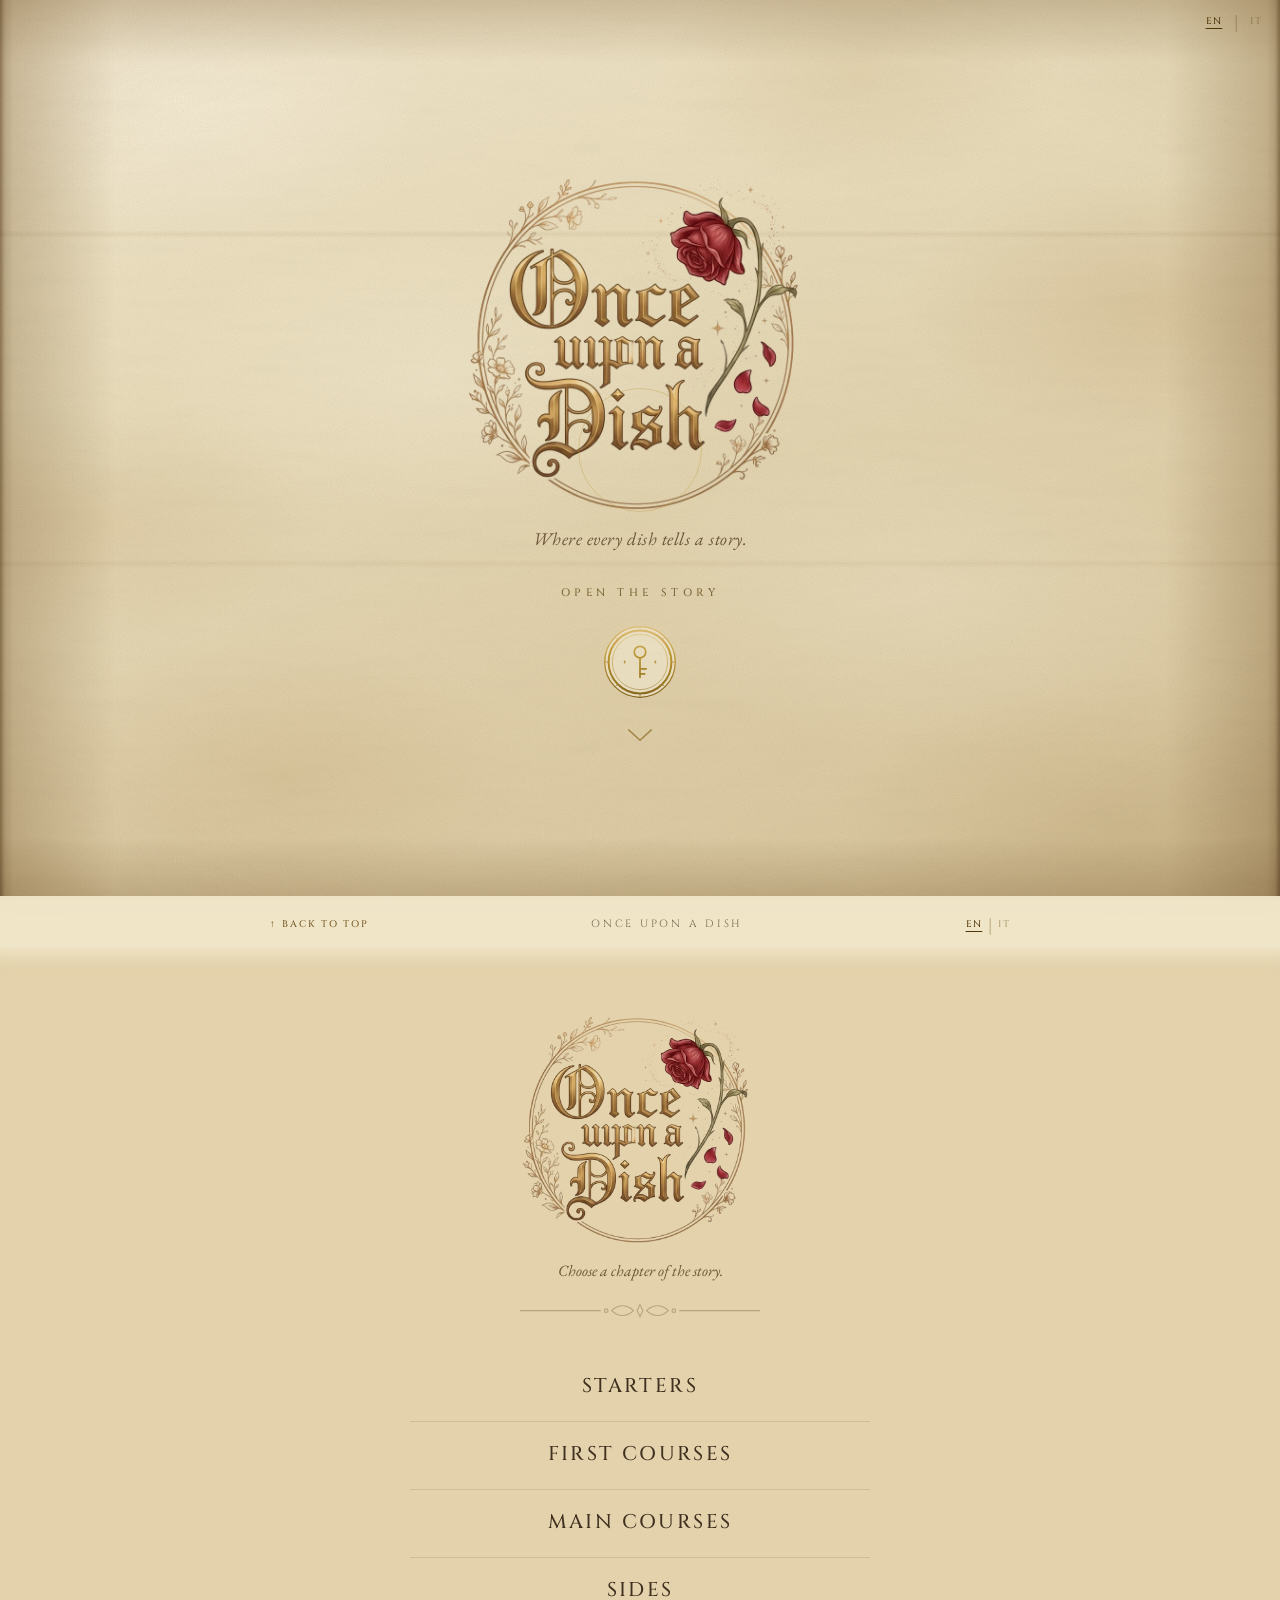
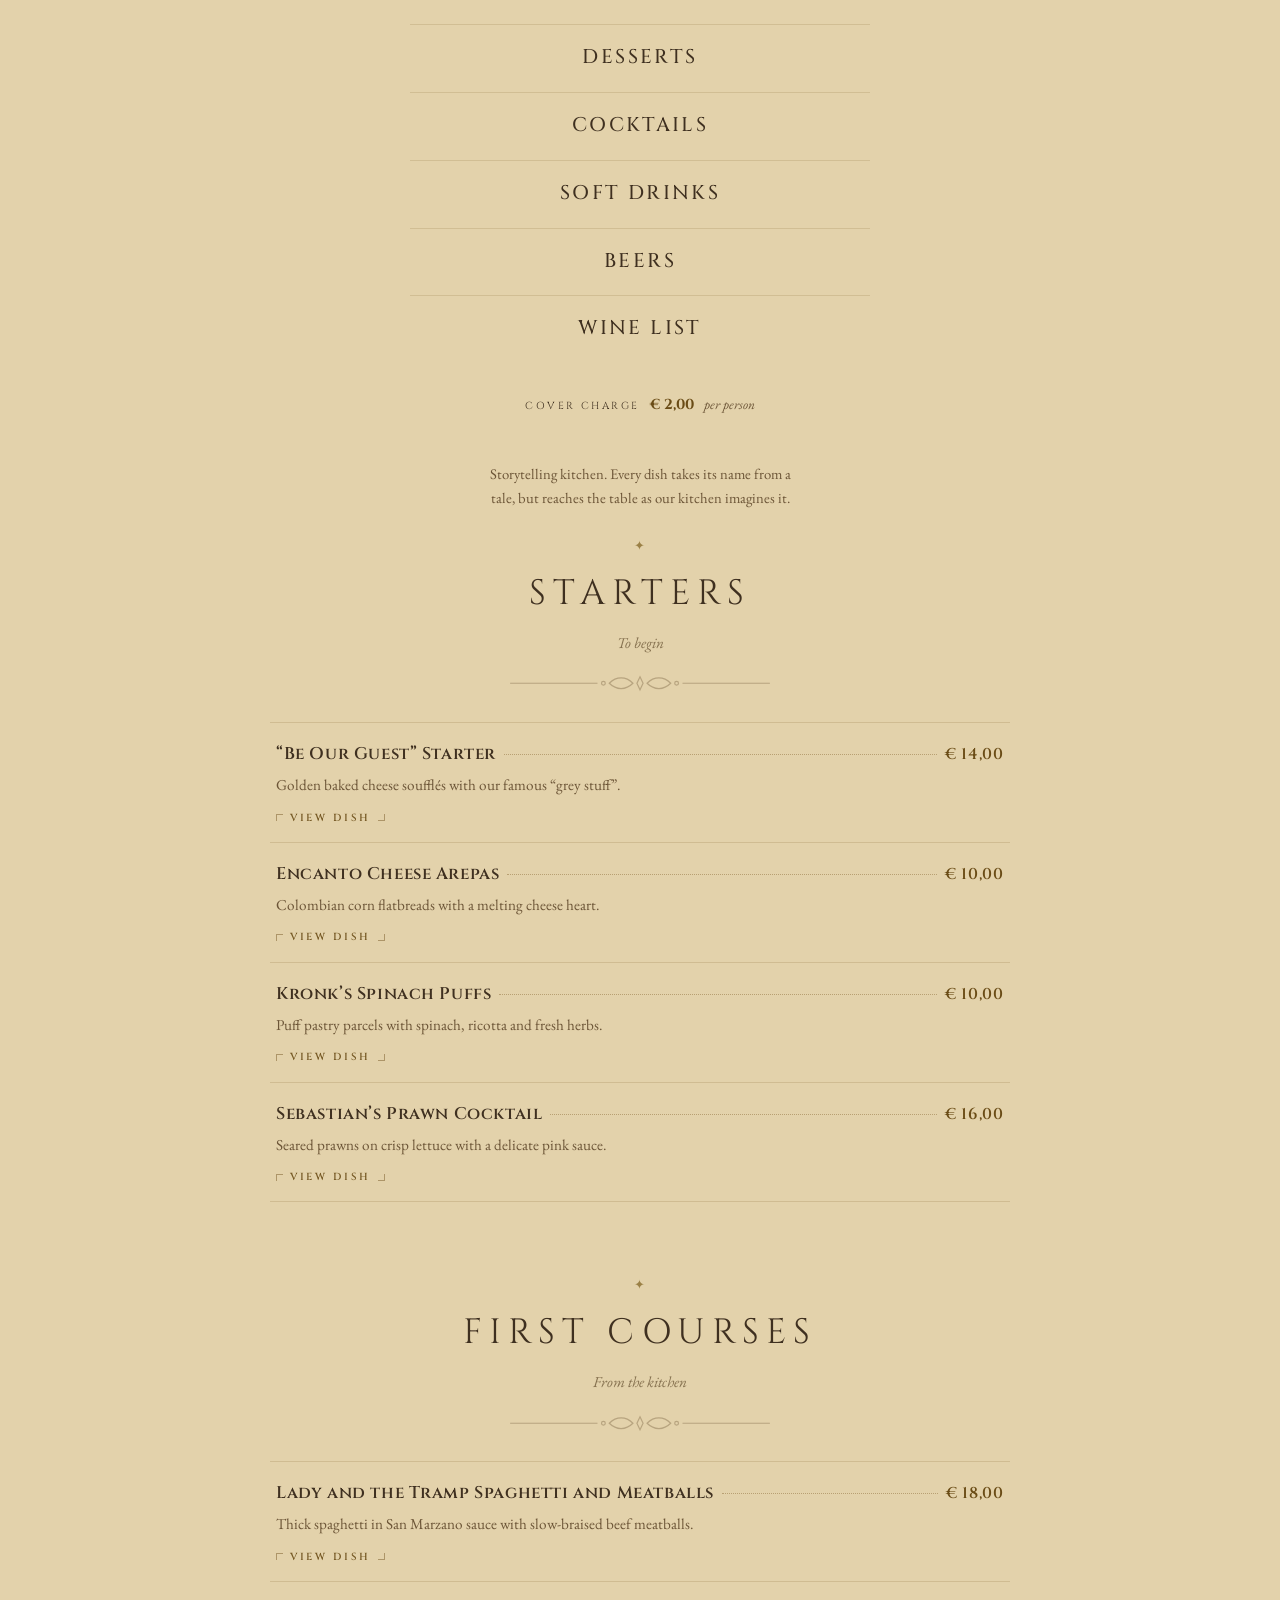
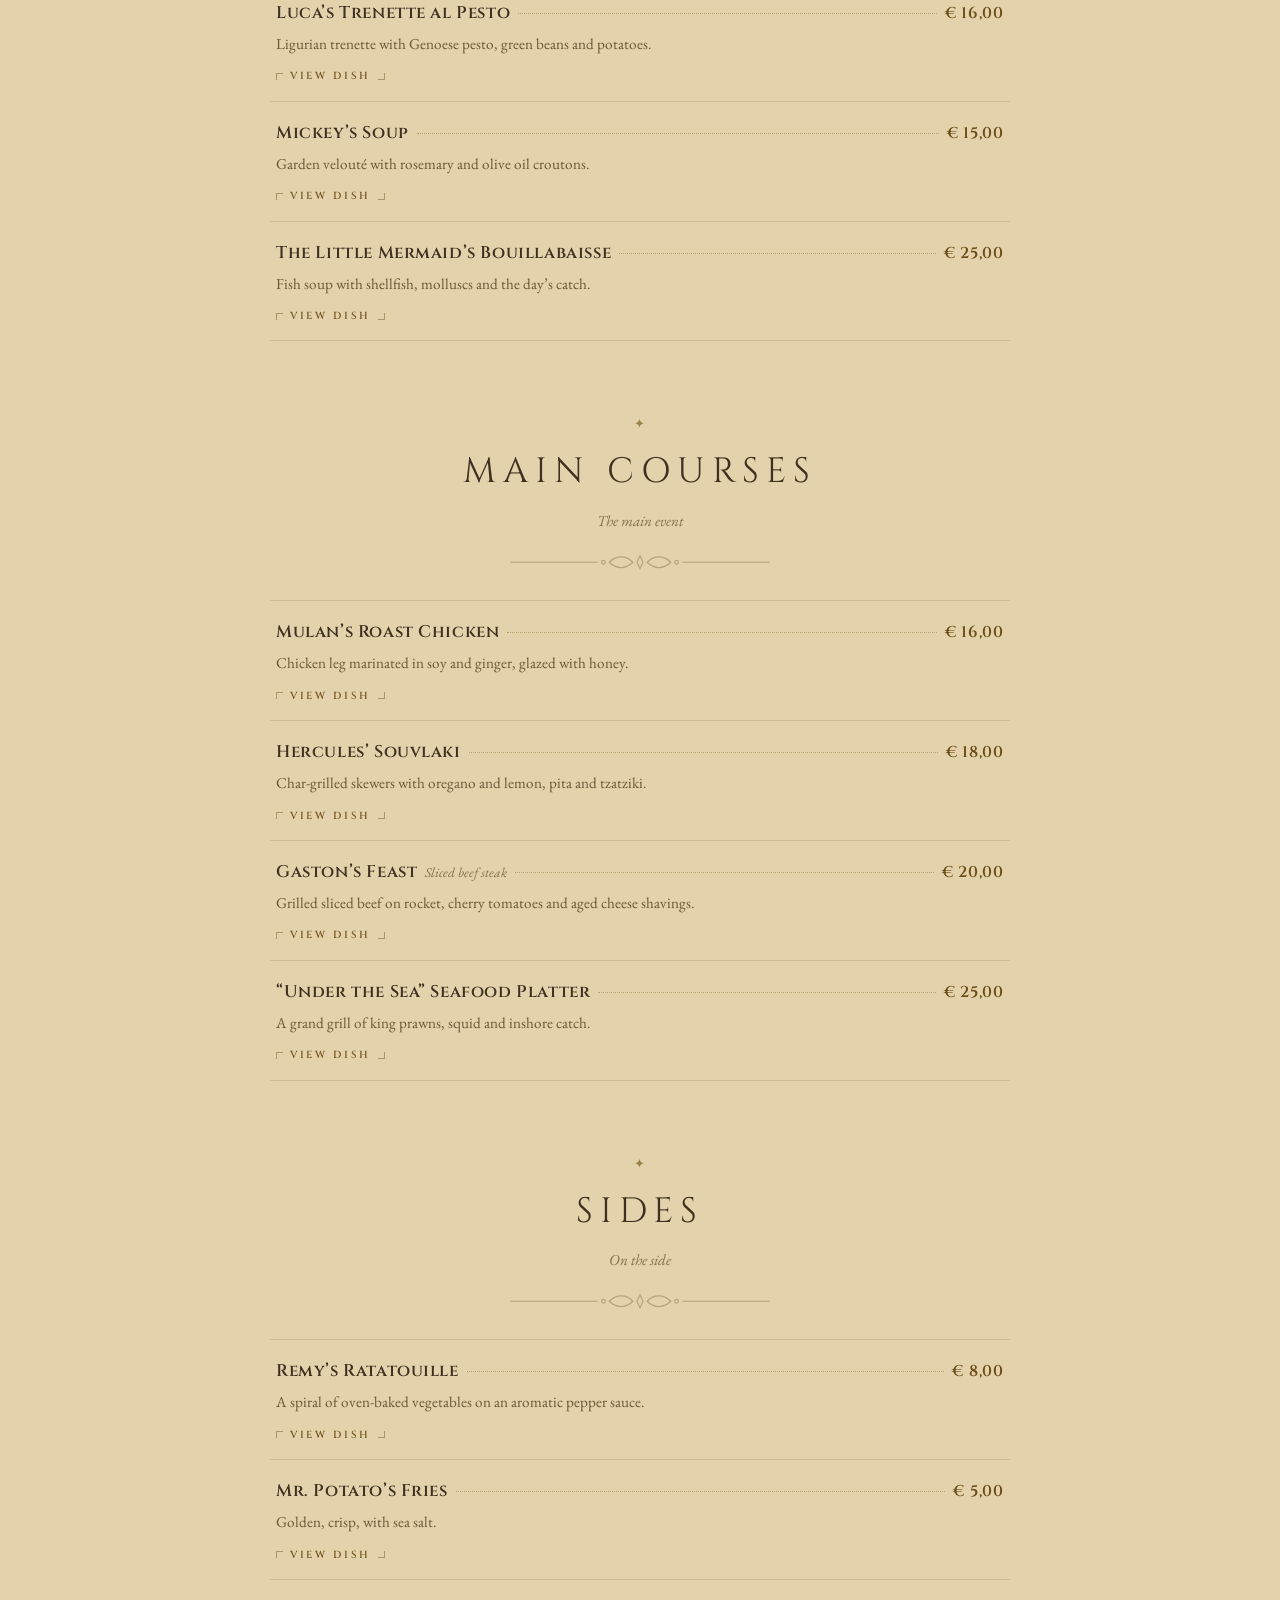
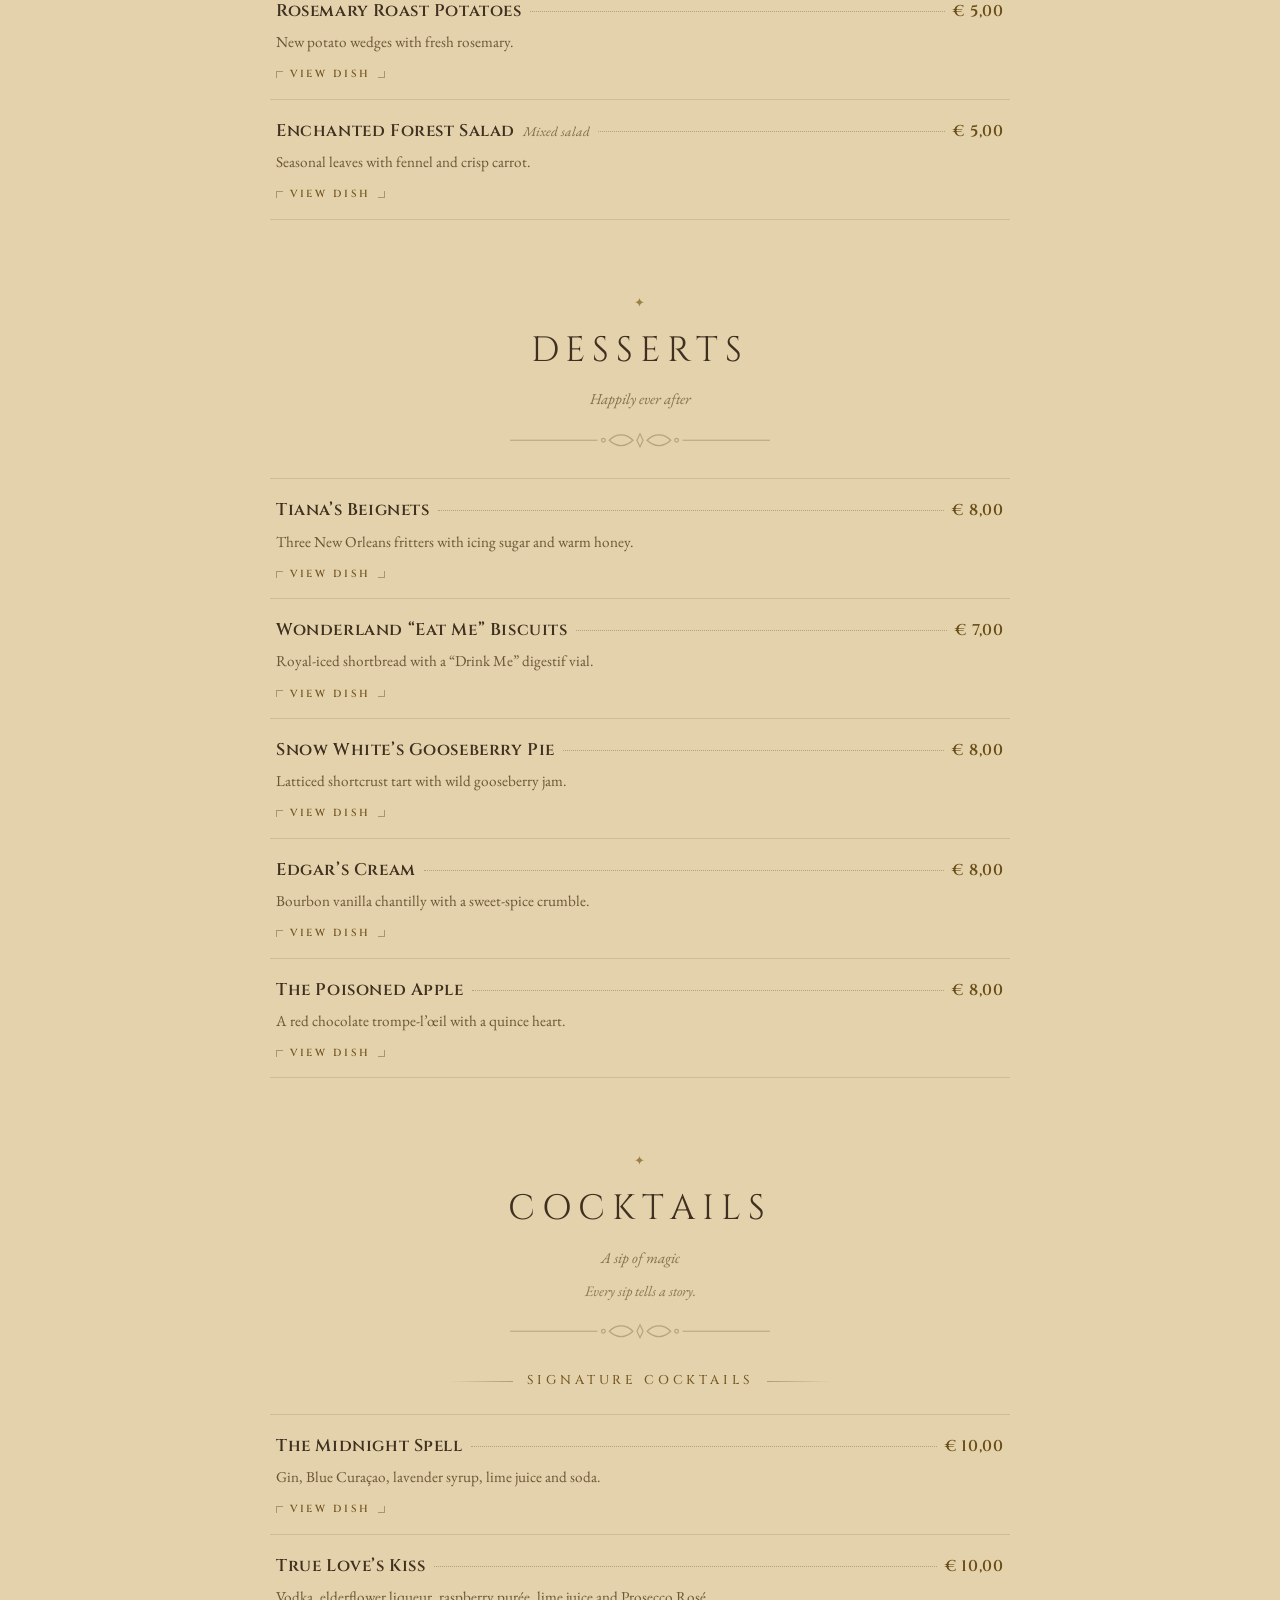
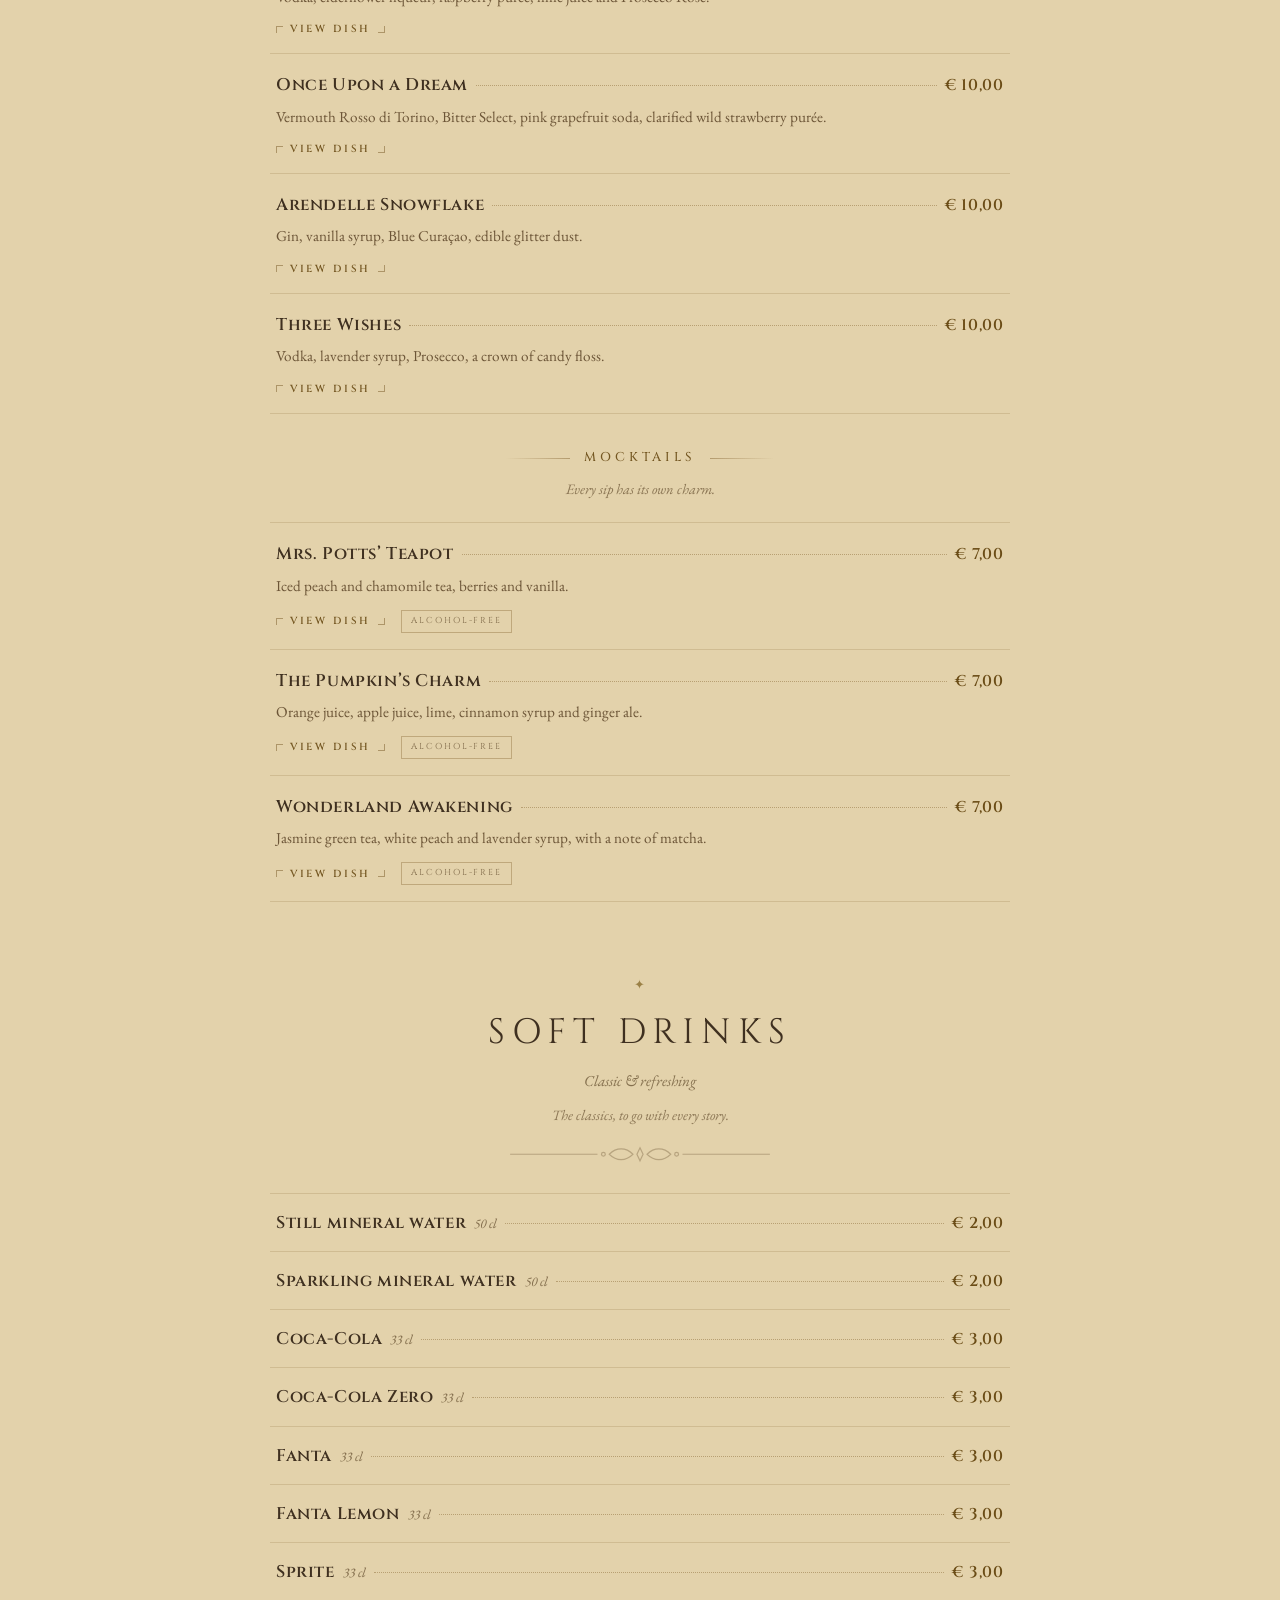
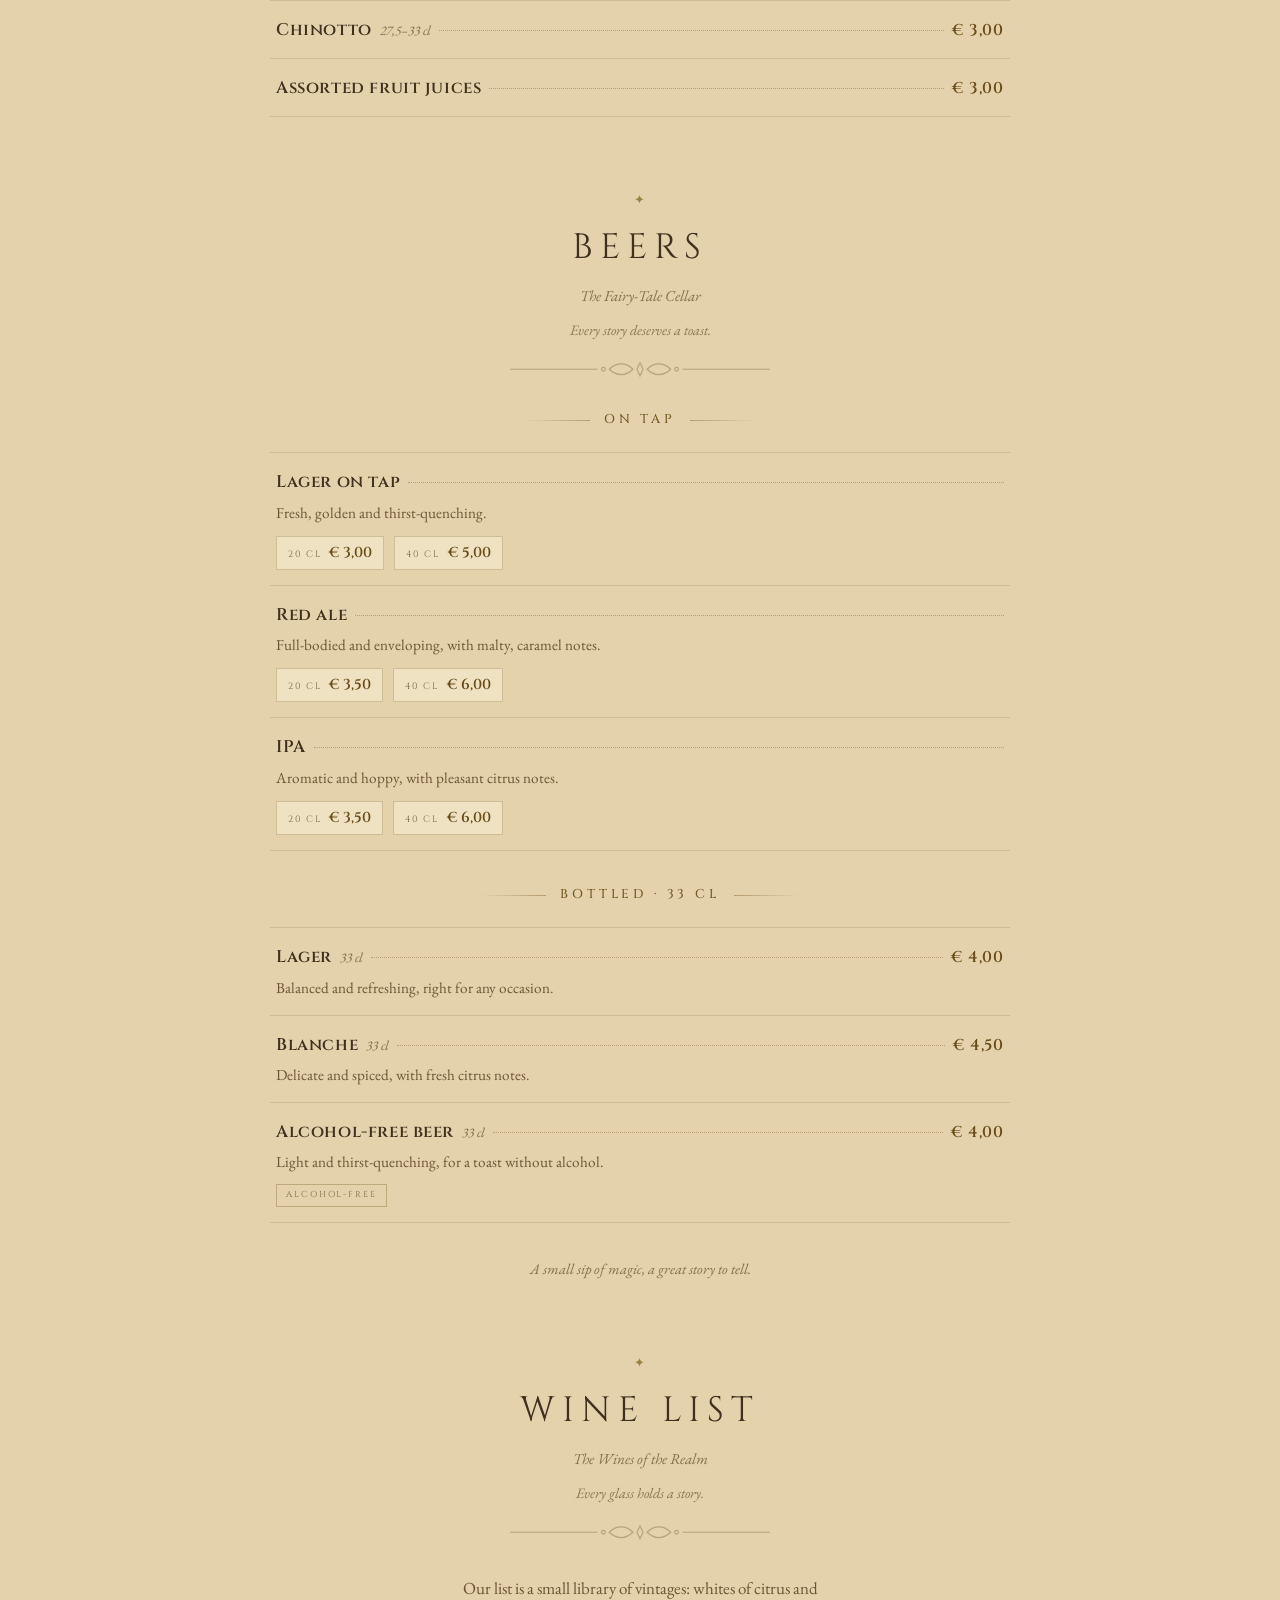
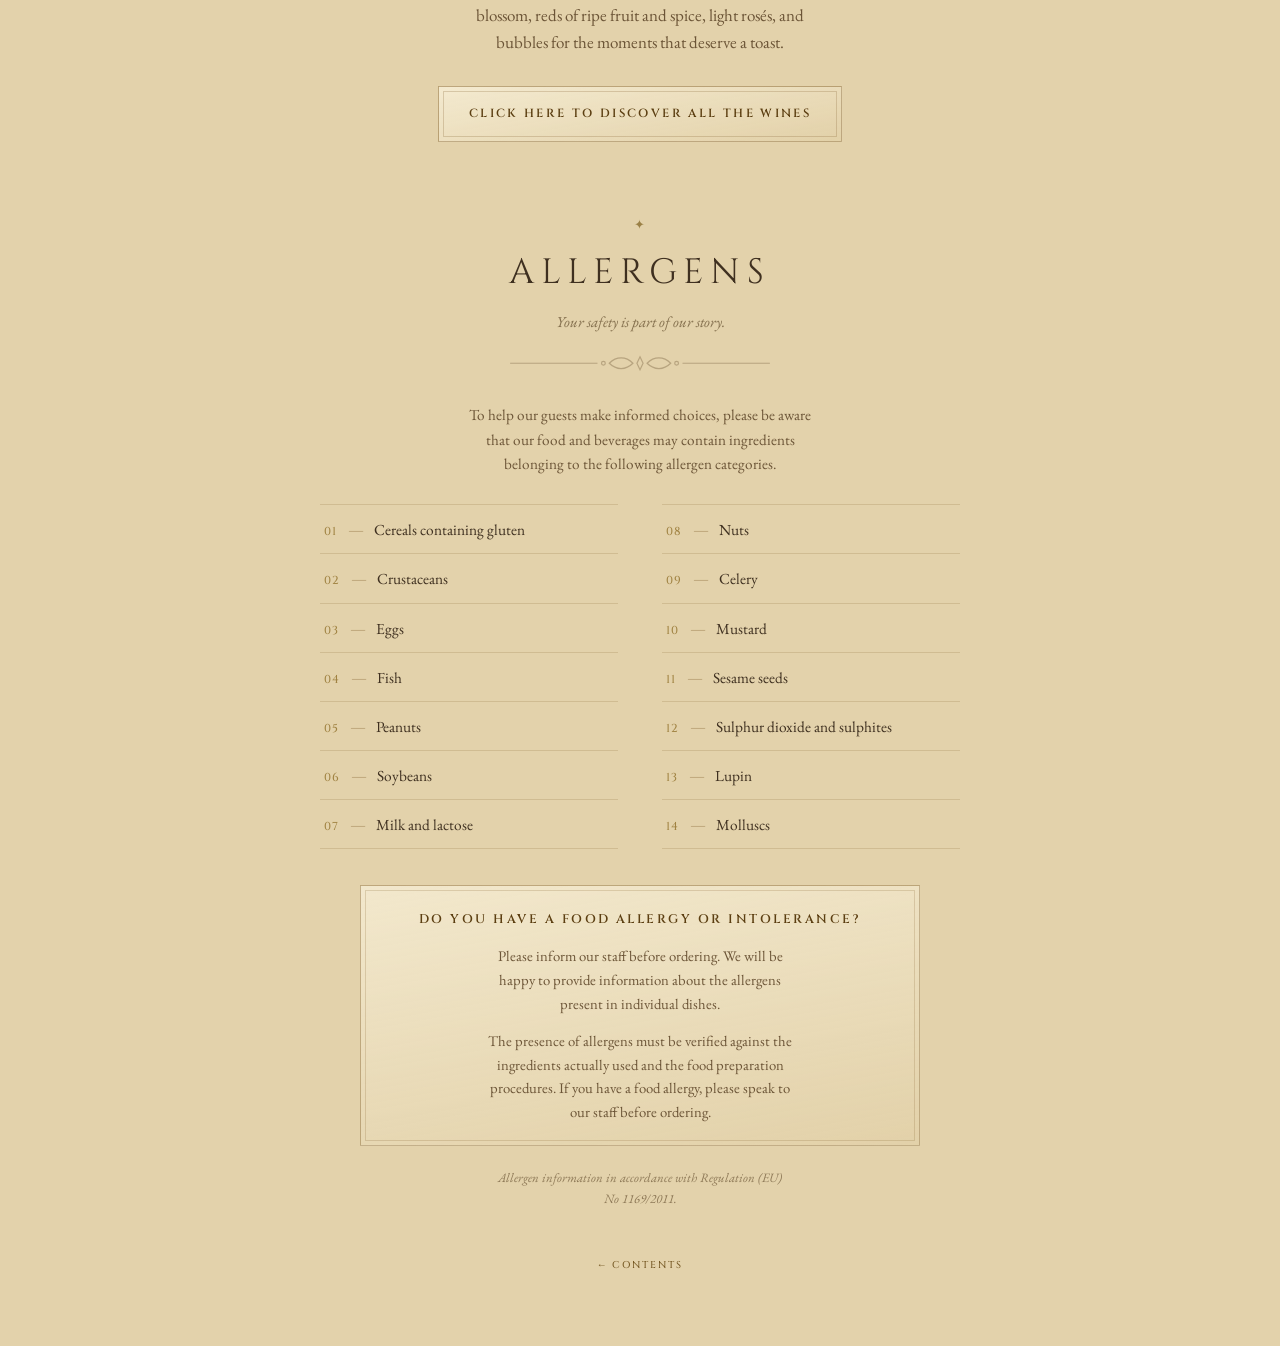
<file: once-upon-a-dish-online-aggiornato/index.html>
<!doctype html>
<html lang="en">
<head>
<meta charset="utf-8">
<meta name="viewport" content="width=device-width, initial-scale=1, viewport-fit=cover">
<title>Once Upon a Dish</title>
<meta name="description" content="The menu of Once Upon a Dish, laid out on a map of stories. Where every dish tells a story.">
<meta name="theme-color" content="#ecdfbd">

<meta property="og:title" content="Once Upon a Dish">
<meta property="og:description" content="Where every dish tells a story.">
<meta property="og:type" content="website">

<link rel="preconnect" href="https://fonts.googleapis.com">
<link rel="preconnect" href="https://fonts.gstatic.com" crossorigin>
<link rel="stylesheet" href="https://fonts.googleapis.com/css2?family=Cinzel:wght@400;500;600&family=EB+Garamond:ital,wght@0,400;0,500;1,400&display=swap">
<link rel="stylesheet" href="assets/css/style.css">
</head>

<body>

<!-- =====================================================  1 · APERTURA  -->
<div id="stage">
  <span class="paper" aria-hidden="true"></span>
  <span class="paper__fold" aria-hidden="true"></span>
  <span class="grain" aria-hidden="true"></span>
  <span class="paper__edge" aria-hidden="true"></span>
  <span class="paper__gutter" aria-hidden="true"></span>

  <!-- il selettore di lingua, discreto ma sempre in vista -->
  <div class="lang lang--cover" id="coverLang" role="group" aria-label="Language / Lingua"></div>

  <div class="intro__inner">
    <img class="brand" src="assets/img/logo.webp" width="800" height="800"
         alt="Once Upon a Dish" fetchpriority="high">
    <p class="tagline">Where every dish tells a story.</p>
    <p class="seal__hint" id="sealHint"><span></span></p>

    <button id="seal" class="seal" type="button">
      <svg viewBox="0 0 120 120" aria-hidden="true">
        <defs>
          <linearGradient id="au" gradientUnits="userSpaceOnUse" x1="60" y1="8" x2="60" y2="112">
            <stop offset="0%"   stop-color="#e3c37e"/>
            <stop offset="45%"  stop-color="#b8912f"/>
            <stop offset="100%" stop-color="#7d5f1c"/>
          </linearGradient>
        </defs>
        <circle class="seal__disc" cx="60" cy="60" r="46"/>
        <circle cx="60" cy="60" r="46" fill="none" stroke="url(#au)" stroke-width="1.6"/>
        <circle cx="60" cy="60" r="41" fill="none" stroke="url(#au)" stroke-width="2.6"/>
        <circle cx="60" cy="60" r="36" fill="none" stroke="url(#au)" stroke-width=".8" opacity=".8"/>
        <g stroke="url(#au)" stroke-width=".9">
          <path d="M60 14v5M60 101v5M14 60h5M101 60h5M27.5 27.5l3.5 3.5M89 89l3.5 3.5M92.5 27.5L89 31M31 89l-3.5 3.5"/>
        </g>
        <g fill="none" stroke="url(#au)" stroke-width="2.2" stroke-linecap="round">
          <circle cx="60" cy="47" r="7.5"/>
          <path d="M60 54.5V80"/>
          <path d="M60 69h8M60 75.5h6"/>
        </g>
        <g fill="url(#au)" opacity=".85">
          <path d="M40 57.5l1.4 2.5-1.4 2.5-1.4-2.5z"/>
          <path d="M80 57.5l1.4 2.5-1.4 2.5-1.4-2.5z"/>
        </g>
      </svg>
    </button>

    <!-- la freccia: invita a scorrere, e porta al menu come il sigillo -->
    <button id="cue" class="cue" type="button">
      <svg viewBox="0 0 26 15" fill="none" stroke="currentColor" stroke-width="1.5"
           stroke-linecap="round" stroke-linejoin="round" aria-hidden="true">
        <path d="M1.7 1.9 13 12.3 24.3 1.9"/>
      </svg>
    </button>
  </div>
</div>

<!-- ==================================================  LA PAGINA APERTA  -->
<div id="paper" aria-hidden="true">
  <span class="paper"></span>
  <span class="paper__fold"></span>
  <svg id="map" viewBox="0 0 1600 900" preserveAspectRatio="xMidYMid slice"></svg>
  <span class="grain"></span>
  <span class="paper__edge"></span>
  <span class="paper__gutter"></span>
</div>

<!-- =======================================================  CONTENUTO  -->
<div id="doc">
  <header class="bar" id="bar"></header>
  <main id="view"></main>
</div>

<!-- ============================================  EASTER EGG + SCHEDA  -->
<div id="tip" role="status" aria-live="polite"></div>

<div id="dish" role="dialog" aria-modal="true" aria-labelledby="dishTitle" hidden>
  <div class="dish-veil"></div>
  <article class="card" id="dishCard"></article>
</div>

<script src="assets/js/data.js"></script>
<script src="assets/js/map.js"></script>
<script src="assets/js/app.js"></script>
</body>
</html>
</file>
<file: once-upon-a-dish-online-aggiornato/assets/css/style.css>
/* ===========================================================================
   ONCE UPON A DISH
   Una schermata iniziale col marchio e il sigillo, poi la mappa delle storie
   incisa sulla carta avorio e l indice dei capitoli: tutto in una sola pagina.
   =========================================================================== */

:root {
  /* carta */
  --p-1: #f4e9ce; --p-2: #ecdfbd; --p-3: #e3d2ab; --p-4: #d9c69c;
  /* inchiostro */
  --ink: #3f3020; --ink-soft: #6c5537; --ink-faint: rgba(100,76,44,.34);
  /* oro e pelle */
  --gold: #b8912f; --gold-lt: #e3c37e; --gold-dk: #7d5f1c;
  --wax: #8d2b21;

  --f-disp: "Cinzel", Georgia, "Times New Roman", serif;
  --f-body: "EB Garamond", Georgia, "Times New Roman", serif;

  color-scheme: light;
  padding-top: env(safe-area-inset-top, 0px);
  padding-bottom: env(safe-area-inset-bottom, 0px);
}

*, *::before, *::after { box-sizing: border-box; }
html { -webkit-text-size-adjust: 100%; }

body {
  margin: 0;
  background: var(--p-3);
  color: var(--ink);
  font-family: var(--f-body);
  font-size: 17px;
  line-height: 1.6;
  overflow-x: hidden;
}
img { max-width: 100%; display: block; }
[hidden] { display: none !important; }
button { font: inherit; color: inherit; background: none; border: 0; padding: 0; cursor: pointer; }
:focus-visible { outline: 2px solid var(--gold); outline-offset: 3px; border-radius: 2px; }

/* il marchio: il fondo avorio del file viene scontornato dal filtro */
.brand { display: block; margin: 0 auto; height: auto; }

/* ===========================================================================
   LA CARTA
   =========================================================================== */

.paper {
  position: absolute; inset: 0; pointer-events: none;
  background:
    radial-gradient(28% 22% at 14% 11%, rgba(252,245,226,.5),  transparent 70%),
    radial-gradient(22% 18% at 67% 8%,  rgba(206,178,128,.26), transparent 72%),
    radial-gradient(26% 20% at 90% 34%, rgba(196,166,116,.3),  transparent 74%),
    radial-gradient(30% 22% at 34% 42%, rgba(250,242,220,.38), transparent 72%),
    radial-gradient(24% 18% at 8%  58%, rgba(200,170,120,.24), transparent 74%),
    radial-gradient(34% 24% at 72% 66%, rgba(246,236,210,.34), transparent 72%),
    radial-gradient(26% 20% at 22% 86%, rgba(198,168,118,.28), transparent 74%),
    radial-gradient(30% 22% at 88% 92%, rgba(190,160,110,.3),  transparent 76%),
    linear-gradient(162deg, var(--p-1) 0%, var(--p-2) 34%, var(--p-3) 66%, var(--p-4) 100%);
}

.paper__fold {
  position: absolute; inset: 0; pointer-events: none; mix-blend-mode: multiply;
  background:
    linear-gradient(180deg, transparent 0 25.6%, rgba(126,98,54,.07) 26%, transparent 26.5%),
    linear-gradient(180deg, transparent 0 62.2%, rgba(126,98,54,.06) 62.6%, transparent 63.1%);
}

.paper__edge {
  position: absolute; inset: 0; pointer-events: none; mix-blend-mode: multiply;
  background:
    radial-gradient(124% 106% at 50% 50%, transparent 44%, rgba(140,106,56,.12) 74%, rgba(100,72,32,.3) 100%),
    linear-gradient(90deg, rgba(128,98,52,.3), transparent 9%, transparent 91%, rgba(128,98,52,.3)),
    linear-gradient(180deg, rgba(128,98,52,.24), transparent 7%, transparent 93%, rgba(128,98,52,.24));
}

/* la piega centrale del libro aperto e il taglio delle pagine ai lati */
.paper__gutter {
  position: absolute; inset: 0; pointer-events: none; mix-blend-mode: multiply;
  background:
    linear-gradient(90deg, rgba(104,76,36,.5) 0, rgba(104,76,36,.12) 5px, transparent 13px),
    linear-gradient(270deg, rgba(104,76,36,.5) 0, rgba(104,76,36,.12) 5px, transparent 13px);
}
.grain {
  position: absolute; inset: 0; pointer-events: none;
  mix-blend-mode: multiply; opacity: .2;
  background-image: url("data:image/svg+xml,%3Csvg xmlns='http://www.w3.org/2000/svg' width='200' height='200'%3E%3Cfilter id='n'%3E%3CfeTurbulence type='fractalNoise' baseFrequency='0.85' numOctaves='4' stitchTiles='stitch'/%3E%3CfeColorMatrix type='saturate' values='0'/%3E%3C/filter%3E%3Crect width='200' height='200' filter='url(%23n)'/%3E%3C/svg%3E");
  background-size: 190px 190px;
}
.grain::after {
  content: ""; position: absolute; inset: 0; opacity: .3;
  background-image: url("data:image/svg+xml,%3Csvg xmlns='http://www.w3.org/2000/svg' width='600' height='600'%3E%3Cfilter id='f'%3E%3CfeTurbulence type='fractalNoise' baseFrequency='0.012 0.09' numOctaves='3' stitchTiles='stitch'/%3E%3CfeColorMatrix type='saturate' values='0'/%3E%3C/filter%3E%3Crect width='600' height='600' filter='url(%23f)'/%3E%3C/svg%3E");
  background-size: 600px 600px;
}

/* ===========================================================================
   1 — LA SCHERMATA INIZIALE: logo, slogan, sigillo e freccia
   =========================================================================== */

/*  Prima schermata della pagina: niente pergamena e niente apertura animata.
    Sta in cima al documento, occupa lo schermo e scorre via verso l'alto
    scoprendo il menu, che le sta semplicemente sotto.                      */
#stage {
  position: relative; z-index: 1;
  min-height: 100vh; min-height: 100svh;
  display: grid; place-items: center;
  padding: 26px 20px;
  text-align: center;
  background: var(--p-2);
}

/* il selettore di lingua sulla copertina: discreto, in alto a destra */
.lang--cover { position: absolute; z-index: 2; top: 6px; right: 12px; }
.lang--cover button { padding: 8px 6px; }

.intro__inner { position: relative; width: min(520px, 100%); }
.intro__inner .brand { width: min(380px, 84vw); }

.tagline {
  margin: -4px 0 0;
  font-size: clamp(.95rem, 2.8vw, 1.12rem);
  font-style: italic; letter-spacing: .03em; color: var(--ink-soft);
}

.seal__hint {
  margin: 30px 0 0;
  font-family: var(--f-disp); font-weight: 500;
  font-size: .68rem; letter-spacing: .42em; text-transform: uppercase;
  color: rgba(108, 82, 34, .85);
}
.seal__hint span { display: inline-block; animation: breathe 3.8s ease-in-out infinite; }
@keyframes breathe { 0%, 100% { opacity: .5 } 50% { opacity: 1 } }

.seal {
  display: block; margin: 14px auto 0;
  width: 92px; height: 92px; border-radius: 50%;
  transition: transform .5s cubic-bezier(.22,.9,.2,1), filter .5s ease;
}
.seal svg { width: 100%; height: 100%; display: block; }
.seal__disc { fill: rgba(255, 251, 238, .34); }
.seal::after {
  content: ""; position: absolute; left: 50%; top: 50%;
  width: 124px; height: 124px; margin: -62px 0 0 -62px;
  border-radius: 50%; border: 1px solid rgba(184, 145, 47, .3);
  animation: halo 4s ease-in-out infinite; pointer-events: none;
}
@keyframes halo {
  0%, 100% { transform: scale(1);    opacity: .5; }
  50%      { transform: scale(1.09); opacity: .12; }
}
.seal:hover { transform: scale(1.06) rotate(-6deg); filter: drop-shadow(0 0 14px rgba(184,145,47,.45)); }
.seal:active { transform: scale(.99); }

/* --- la freccia sotto il sigillo ------------------------------------------
   Piccola e discreta: invita a scorrere e, al clic, porta al menu.        */
.cue {
  display: block; width: fit-content; margin: 12px auto 0; padding: 8px 16px;
  color: rgba(141, 108, 36, .72);
  animation: cueDrift 2.8s ease-in-out infinite;
  transition: color .3s ease;
}
.cue svg { width: 26px; height: 15px; display: block; }
.cue:hover { color: #5c3f12; }
@keyframes cueDrift {
  0%, 100% { transform: translateY(0);   opacity: .55; }
  50%      { transform: translateY(5px); opacity: 1; }
}

/* ===========================================================================
   2 — LA PAGINA APERTA (superficie di lettura)
   =========================================================================== */

#paper { position: fixed; inset: 0; z-index: 0; pointer-events: none; }

#map { position: absolute; inset: 0; width: 100%; height: 100%; pointer-events: none; }
#map #drift { will-change: transform; }
#map path, #map circle, #map ellipse, #map rect { vector-effect: non-scaling-stroke; }

#map .ln  { fill: none; stroke: rgba(94,70,38,.6);  stroke-width: 1.25; stroke-linejoin: round; stroke-linecap: round; }
#map .ln2 { fill: none; stroke: rgba(94,70,38,.46); stroke-width: .85;  stroke-linejoin: round; stroke-linecap: round; }
#map .hx  { fill: none; stroke: rgba(104,80,46,.3); stroke-width: .6;   stroke-linecap: butt; }
#map .fl  { fill: rgba(150,118,70,.07); stroke: none; }

.m-grid  { fill: none; stroke: rgba(118,92,56,.055); stroke-width: 1; }
.m-trail { fill: none; stroke: rgba(100,76,44,.3); stroke-width: 1.25; stroke-dasharray: 7 7; stroke-linecap: round; }
.m-trail--thin { stroke-dasharray: 3 9; opacity: .55; }
.m-rhumb { fill: none; stroke: rgba(104,80,46,.1); stroke-width: .7; }
.m-star  { fill: rgba(112,86,50,.26); stroke: none; }
.m-dot   { fill: none; stroke: rgba(112,86,50,.3); stroke-width: 1.7; stroke-linecap: round; }
.m-spin  { animation: spinSlow 240s linear infinite; transform-box: fill-box; transform-origin: center; }
@keyframes spinSlow { to { transform: rotate(360deg); } }

.cp { font-family: var(--f-disp); font-size: 13px; letter-spacing: .04em; fill: rgba(100,76,42,.46); stroke: none; }
.ct { font-family: var(--f-disp); font-size: 15px; letter-spacing: .18em; fill: rgba(100,76,42,.44); stroke: none; }
.m-region { font-family: var(--f-disp); font-size: 11.5px; letter-spacing: .42em; fill: rgba(104,80,46,.2); stroke: none; }

.lm { pointer-events: auto; cursor: help; }
.lm-hit { fill: transparent; stroke: none; }
.lm-halo { fill: url(#halo); opacity: 0; transition: opacity .45s ease; }
.lm-label { font-family: var(--f-disp); font-size: 8.4px; letter-spacing: .2em; fill: rgba(100,76,42,.42); stroke: none; }
.lm-rule { fill: none; stroke: rgba(100,76,42,.22); stroke-width: .7; }
.lm .lm-art path, .lm .lm-art circle, .lm .lm-art ellipse,
.lm .lm-label, .lm .lm-rule { transition: stroke .4s ease, fill .4s ease; }
.lm:hover .lm-halo, .lm:focus-visible .lm-halo, .lm.is-lit .lm-halo { opacity: 1; }
.lm:hover .lm-art .ln,  .lm:focus-visible .lm-art .ln,  .lm.is-lit .lm-art .ln  { stroke: rgba(122,82,14,.92); }
.lm:hover .lm-art .ln2, .lm:focus-visible .lm-art .ln2, .lm.is-lit .lm-art .ln2 { stroke: rgba(122,82,14,.76); }
.lm:hover .lm-art .hx,  .lm:focus-visible .lm-art .hx,  .lm.is-lit .lm-art .hx  { stroke: rgba(130,92,26,.5); }
.lm:hover .lm-label, .lm:focus-visible .lm-label, .lm.is-lit .lm-label { fill: rgba(116,78,14,.95); }
.lm:hover .lm-rule,  .lm:focus-visible .lm-rule,  .lm.is-lit .lm-rule  { stroke: rgba(116,78,14,.6); }

#map.is-narrow .lm-label, #map.is-narrow .lm-rule, #map.is-narrow .m-region { display: none; }
#map.is-narrow .m-trail--thin { display: none; }
#map.is-narrow .ln  { stroke: rgba(94,70,38,.3); }
#map.is-narrow .ln2 { stroke: rgba(94,70,38,.22); }
#map.is-narrow .hx  { stroke: rgba(104,80,46,.13); }
#map.is-narrow .m-grid { stroke: rgba(118,92,56,.04); }
#map.is-narrow .m-trail { opacity: .55; }
#map.is-narrow .m-rhumb { opacity: .5; }
#map.is-narrow .lm-art { transform: scale(.62); transform-box: fill-box; transform-origin: 50% 100%; }

#tip {
  position: fixed; z-index: 45; left: 0; top: 0; pointer-events: none;
  padding: 9px 15px 10px; max-width: 236px;
  background: linear-gradient(180deg, rgba(250,243,224,.98), rgba(233,218,180,.98));
  border: 1px solid rgba(141,110,61,.5);
  box-shadow: 0 10px 28px rgba(60,42,20,.26);
  opacity: 0; transform: translate(-50%, -118%) scale(.96);
  transition: opacity .2s ease, transform .2s ease;
}
#tip.is-on { opacity: 1; transform: translate(-50%, -128%) scale(1); }
#tip b { display: block; font-family: var(--f-disp); font-weight: 600; font-size: .7rem; letter-spacing: .16em; text-transform: uppercase; color: var(--ink); }
#tip i { display: block; margin-top: 3px; font-size: .86rem; color: var(--ink-soft); }

/* ===========================================================================
   3 — IL DOCUMENTO
   =========================================================================== */

#doc { position: relative; z-index: 3; pointer-events: none; }
#doc .ptr, #doc button, #doc a { pointer-events: auto; }

.wrap { width: 100%; max-width: 780px; margin: 0 auto; padding-inline: 20px; }

/* --- barra: indietro, titolo, lingua ------------------------------------- */

.bar { position: sticky; top: env(safe-area-inset-top, 0px); z-index: 12; }
.bar::before {
  content: ""; position: absolute; inset: -4px 0 -26px; z-index: -1;
  background: linear-gradient(180deg, rgba(240,229,200,.96) 0 62%, rgba(240,229,200,0));
  backdrop-filter: blur(7px);
  -webkit-mask-image: linear-gradient(180deg, #000 0 64%, transparent);
          mask-image: linear-gradient(180deg, #000 0 64%, transparent);
}
.bar__inner {
  display: flex; align-items: center; gap: 12px;
  width: 100%; max-width: 780px; margin: 0 auto;
  padding: 11px 20px 12px;
}
.bar__btn, .lang button, .backlink {
  font-family: var(--f-disp); font-weight: 500;
  letter-spacing: .2em; text-transform: uppercase;
  color: rgba(106,76,22,.92);
  transition: color .25s ease;
}
.bar__btn { display: inline-flex; align-items: center; gap: .6em; font-size: .6rem; pointer-events: auto; }
.bar__btn:hover, .lang button:hover, .backlink:hover { color: #4f3608; }
.bar__title {
  flex: 1 1 auto; min-width: 0; text-align: center;
  font-family: var(--f-disp); font-size: .66rem; letter-spacing: .26em;
  text-transform: uppercase; color: rgba(70,54,32,.72);
  overflow: hidden; text-overflow: ellipsis; white-space: nowrap;
}
.lang { display: inline-flex; align-items: center; gap: 6px; pointer-events: auto; }
.lang button { font-size: .6rem; letter-spacing: .14em; opacity: .5; }
.lang button[aria-pressed="true"] { opacity: 1; color: #4f3608; text-decoration: underline; text-underline-offset: 4px; }
.lang span { color: rgba(106,76,22,.4); }

#view { padding-block: 10px 70px; }
#view.is-in { animation: pageIn .5s cubic-bezier(.3,.9,.3,1) both; }
@keyframes pageIn { from { opacity: 0; transform: translateY(10px); } to { opacity: 1; transform: none; } }

/* --- l'indice dei capitoli ------------------------------------------------ */

.idx { text-align: center; padding-top: clamp(14px, 4vh, 40px); }
.idx .brand { width: min(260px, 64vw); margin-bottom: 2px; }
.idx__note { margin: 0; font-style: italic; color: var(--ink-soft); font-size: .98rem; }
.idx .filigree { display: block; margin: 16px auto 0; width: min(240px, 58%); color: var(--ink-faint); }

.idx__list { list-style: none; margin: 28px auto 0; padding: 0; max-width: 460px; }
.idx__list li + li { border-top: 1px solid rgba(141,110,61,.2); }

.idx__item {
  display: flex; align-items: center; justify-content: center; gap: 16px;
  width: 100%; padding: 17px 6px 18px;
  text-align: center; pointer-events: auto;
}
.idx__num, .idx__dots { display: none; }
.idx__name {
  font-family: var(--f-disp); font-weight: 500;
  font-size: clamp(1.04rem, 3.6vw, 1.24rem); letter-spacing: .12em;
  text-transform: uppercase; color: var(--ink);
  transition: letter-spacing .35s ease, color .25s ease;
}
.idx__mark { color: var(--gold-dk); opacity: 0; transition: opacity .3s ease, transform .4s ease; }
.idx__item::before {
  content: "\2726"; color: var(--gold-dk); opacity: 0;
  transition: opacity .3s ease, transform .4s ease;
}
.idx__item:hover .idx__name { letter-spacing: .17em; color: #5c3f12; }
.idx__item:hover .idx__mark, .idx__item:hover::before { opacity: .85; transform: rotate(45deg); }

.idx__cover {
  margin: 30px 0 0; display: flex; align-items: baseline; justify-content: center; gap: 10px;
  font-size: .9rem; color: var(--ink-soft);
}
.idx__cover span { font-family: var(--f-disp); font-size: .64rem; letter-spacing: .24em; text-transform: uppercase; color: var(--ink); }
.idx__cover b { font-family: var(--f-disp); color: #6a4c16; font-variant-numeric: tabular-nums; }
.idx__cover i { font-size: .84rem; }

/* --- testata di una portata ---------------------------------------------- */

.course { padding-top: clamp(10px, 3vh, 26px); scroll-margin-top: calc(46px + env(safe-area-inset-top, 0px)); }
/* i capitoli si susseguono nella stessa pagina: un po' d'aria fra l'uno e l'altro */
.course + .course { padding-top: clamp(34px, 8vh, 72px); }
.course__head { text-align: center; }
.course__mark { display: block; font-size: .82rem; color: var(--gold-dk); opacity: .7; letter-spacing: .5em; text-indent: .5em; }
.course__head h1 {
  margin: 10px 0 0; font-family: var(--f-disp); font-weight: 400;
  font-size: clamp(1.5rem, 6vw, 2.2rem); letter-spacing: .2em; text-transform: uppercase;
  color: var(--ink); text-wrap: balance;
}
.course__tag { display: block; margin-top: 8px; font-style: italic; font-size: .95rem; color: rgba(109,87,55,.8); }
.course__note { margin: 9px auto 0; max-width: 40ch; font-size: .9rem; font-style: italic; color: rgba(109,87,55,.74); }
.course__foot {
  margin: 34px auto 0; max-width: 42ch; text-align: center;
  font-style: italic; font-size: .92rem; color: rgba(109,87,55,.8);
}
.filigree { display: block; margin: 18px auto 0; width: min(260px, 62%); color: var(--ink-faint); }

.group { margin-top: 34px; }
.group:first-of-type { margin-top: 24px; }
.group__title {
  margin: 0; display: flex; align-items: center; justify-content: center; gap: 14px;
  font-family: var(--f-disp); font-weight: 500;
  font-size: clamp(.68rem, 2.3vw, .8rem); letter-spacing: .3em; text-transform: uppercase;
  color: rgba(106,76,22,.92);
}
.group__title::before, .group__title::after {
  content: ""; height: 1px; width: clamp(18px, 8vw, 64px);
  background: linear-gradient(90deg, transparent, rgba(141,110,61,.55));
}
.group__title::after { background: linear-gradient(270deg, transparent, rgba(141,110,61,.55)); }
.group__note { margin: 9px 0 0; text-align: center; font-style: italic; font-size: .9rem; color: rgba(109,87,55,.76); }

/* --- righe di prodotto ---------------------------------------------------- */

.rows { list-style: none; margin: 22px 0 0; padding: 0; }
.row { border-top: 1px solid rgba(141,110,61,.22); }
.rows > .row:last-child { border-bottom: 1px solid rgba(141,110,61,.22); }

.row { padding: 17px 6px 16px; transition: background .35s ease; }
.row:hover { background: rgba(255,250,232,.3); }


.row__top { display: flex; align-items: baseline; gap: 8px; }
.row__name {
  font-family: var(--f-disp); font-weight: 600;
  font-size: clamp(.96rem, 3vw, 1.06rem); letter-spacing: .035em; color: var(--ink);
}
.row__name i {
  font-family: var(--f-body); font-weight: 400; font-style: italic;
  font-size: .84rem; letter-spacing: 0; color: rgba(109,87,55,.82); margin-left: .6em; white-space: nowrap;
}
.row__dots { flex: 1 1 18px; min-width: 12px; border-bottom: 1px dotted rgba(141,110,61,.5); transform: translateY(-4px); }
.row__price {
  font-family: var(--f-disp); font-weight: 600; font-size: .98rem; letter-spacing: .05em;
  font-variant-numeric: tabular-nums; color: #6a4c16; white-space: nowrap;
}
.row__desc { display: block; margin: 6px 0 0; font-size: .95rem; color: var(--ink-soft); }

.row__foot { margin: 12px 0 0; display: flex; align-items: center; flex-wrap: wrap; gap: 8px 16px; }
.view {
  display: inline-flex; align-items: center; gap: .7em; pointer-events: auto;
  font-family: var(--f-disp); font-weight: 600;
  font-size: .64rem; letter-spacing: .26em; text-transform: uppercase;
  color: rgba(106,76,22,.9);
  transition: color .3s ease, letter-spacing .3s ease;
}
.view::before, .view::after {
  content: ""; width: 7px; height: 7px; border: 1px solid currentColor; opacity: .5;
  transition: transform .35s ease, opacity .3s ease;
}
.view::before { border-right: 0; border-bottom: 0; }
.view::after  { border-left: 0;  border-top: 0; }
.view:hover { color: #4f3608; letter-spacing: .3em; }
.view:hover::before { transform: translate(-3px, -3px); opacity: 1; }
.view:hover::after  { transform: translate(3px, 3px);   opacity: 1; }
.row__foot .tag { margin-top: 0; }

.row--plain { padding: 15px 6px; }
.row--plain .row__desc { margin-top: 5px; max-width: 54ch; }

.tag {
  display: inline-block; margin-top: 9px;
  font-family: var(--f-disp); font-size: .54rem; letter-spacing: .22em; text-transform: uppercase;
  color: rgba(109,87,55,.85); border: 1px solid rgba(141,110,61,.42); padding: 3px 9px 4px;
}

/* i due formati di una birra, il calice e la bottiglia di un vino */
.vars { list-style: none; display: flex; flex-wrap: wrap; gap: 8px 10px; margin: 11px 0 0; padding: 0; }
.vars li {
  display: inline-flex; align-items: baseline; gap: 8px;
  padding: 4px 11px 5px; border: 1px solid rgba(141,110,61,.32);
  background: rgba(255,250,232,.4);
}
.vars span { font-family: var(--f-disp); font-size: .58rem; letter-spacing: .18em; text-transform: uppercase; color: rgba(109,87,55,.9); }
.vars em {
  font-family: var(--f-disp); font-style: normal; font-weight: 600; font-size: .9rem;
  color: #6a4c16; font-variant-numeric: tabular-nums;
}

/* --- la carta dei vini: prima l'introduzione ------------------------------ */

.gate__lead { margin: 26px auto 0; max-width: 46ch; text-align: center; color: var(--ink-soft); }
.gate__cta {
  display: block; margin: 30px auto 0; padding: 17px 30px 18px;
  position: relative; pointer-events: auto;
  border: 1px solid rgba(141,110,61,.5);
  background: linear-gradient(170deg, rgba(255,250,232,.6), rgba(226,208,166,.5));
  font-family: var(--f-disp); font-weight: 600;
  font-size: clamp(.64rem, 2.4vw, .74rem); letter-spacing: .2em; text-transform: uppercase;
  color: #5c3f12;
  transition: transform .3s ease, box-shadow .3s ease, letter-spacing .3s ease;
}
.gate__cta::before {
  content: ""; position: absolute; inset: 4px; border: 1px solid rgba(141,110,61,.28); pointer-events: none;
}
.gate__cta:hover { transform: translateY(-2px); letter-spacing: .24em; box-shadow: 0 10px 24px rgba(92,64,22,.18); }

.backwrap { margin: 40px 0 0; text-align: center; }
.backlink { font-size: .62rem; pointer-events: auto; }

.foot { margin: 46px 0 0; text-align: center; }
.foot p { margin: 0 auto; max-width: 46ch; font-size: .92rem; color: var(--ink-soft); }

/* --- la legenda degli allergeni -------------------------------------------
   Stessa testata dei capitoli; sotto, le quattordici categorie in due
   colonne (una sola sugli schermi stretti), l'avvertenza in cornice e la
   nota normativa. Nessuna texture, nessuna immagine: solo carta e oro.   */

.alg__lead {
  margin: 24px auto 0; max-width: 52ch; text-align: center;
  font-size: .95rem; color: var(--ink-soft);
}

.alg__list {
  list-style: none; margin: 28px auto 0; padding: 0; max-width: 640px;
  display: grid; gap: 0 clamp(18px, 5vw, 44px);
  grid-template-columns: repeat(2, minmax(0, 1fr));
  grid-template-rows: repeat(7, auto);
  grid-auto-flow: column;
}
.alg__list li {
  display: flex; align-items: baseline; gap: 10px;
  padding: 11px 4px 10px;
  border-top: 1px solid rgba(141,110,61,.22);
}
.alg__list li:nth-child(7), .alg__list li:last-child {
  border-bottom: 1px solid rgba(141,110,61,.22);
}
.alg__num {
  font-family: var(--f-disp); font-weight: 500;
  font-size: .72rem; letter-spacing: .12em;
  font-variant-numeric: tabular-nums;
  color: rgba(141,108,36,.78);
}
.alg__dash { color: rgba(141,110,61,.45); }
.alg__name { font-size: .96rem; color: var(--ink); }

.alg__note {
  position: relative; display: block;
  margin: 36px auto 0; max-width: 560px;
  padding: 24px 26px 22px; text-align: center;
  border: 1px solid rgba(141,110,61,.45);
  background: linear-gradient(170deg, rgba(255,250,232,.55), rgba(226,208,166,.34));
}
.alg__note::before {
  content: ""; position: absolute; inset: 4px; pointer-events: none;
  border: 1px solid rgba(141,110,61,.24);
}
.alg__note h2 {
  margin: 0; font-family: var(--f-disp); font-weight: 600;
  font-size: clamp(.68rem, 2.4vw, .78rem); letter-spacing: .2em;
  text-transform: uppercase; color: #5c3f12; text-wrap: balance;
}
.alg__note p {
  margin: 14px auto 0; max-width: 46ch;
  font-size: .92rem; color: var(--ink-soft);
}

.alg__legal {
  margin: 22px auto 0; max-width: 48ch; text-align: center;
  font-style: italic; font-size: .8rem; color: rgba(109,87,55,.72);
}

@media (max-width: 620px) {
  .alg__list {
    max-width: 420px;
    grid-template-columns: 1fr; grid-template-rows: none; grid-auto-flow: row;
  }
  .alg__list li:nth-child(7) { border-bottom: 0; }
  .alg__list li:last-child { border-bottom: 1px solid rgba(141,110,61,.22); }
  .alg__note { padding: 20px 18px 18px; }
}

/* ===========================================================================
   4 — LA SCHEDA DEL PIATTO
   =========================================================================== */

#dish { position: fixed; inset: 0; z-index: 50; display: grid; place-items: center; padding: 20px; pointer-events: none; }
#dish.is-on { pointer-events: auto; }
.dish-veil {
  position: absolute; inset: 0;
  background: radial-gradient(90% 70% at 50% 40%, rgba(32,22,8,.56), rgba(14,10,4,.82));
  opacity: 0; transition: opacity .4s ease;
}
#dish.is-on .dish-veil { opacity: 1; }

.card {
  position: relative; width: min(560px, 100%);
  max-height: calc(100dvh - 40px); overflow-y: auto;
  background:
    radial-gradient(110% 60% at 10% 0%, rgba(252,246,228,.85), transparent 60%),
    linear-gradient(170deg, var(--p-1), var(--p-2) 60%, var(--p-4));
  border: 1px solid rgba(141,110,61,.5);
  box-shadow: 0 34px 90px rgba(0,0,0,.55), 0 0 0 7px rgba(242,231,205,.07);
  opacity: 0; transform: translateY(22px) scale(.97);
  transition: opacity .42s cubic-bezier(.3,.9,.3,1), transform .42s cubic-bezier(.3,.9,.3,1);
}
#dish.is-on .card { opacity: 1; transform: none; }
.card::before { content: ""; position: absolute; inset: 7px; pointer-events: none; border: 1px solid rgba(141,110,61,.26); }

/* la cornice prende le proporzioni vere della foto e non la ingrandisce mai */
.card__photo {
  position: relative; margin: 0 auto; overflow: hidden;
  aspect-ratio: 1 / 1;
  background:
    radial-gradient(70% 60% at 50% 40%, rgba(132,104,60,.22), transparent 72%),
    linear-gradient(170deg, var(--p-2), var(--p-4));
}
.card__photo img { width: 100%; height: 100%; object-fit: cover; object-position: center; opacity: 0; transition: opacity .45s ease; }
.card__photo img.is-ready { opacity: 1; }
.card__photo::after {
  content: ""; position: absolute; inset: 0; pointer-events: none;
  box-shadow: inset 0 0 34px rgba(28,18,6,.3);
  background: linear-gradient(0deg, rgba(20,13,4,.2), transparent 46%);
}
.card__body { padding: 26px 28px 30px; text-align: center; }
.card__eyebrow { margin: 0; font-family: var(--f-disp); font-size: .6rem; letter-spacing: .3em; text-transform: uppercase; color: rgba(106,76,22,.88); }
.card__name {
  margin: 14px 0 0; font-family: var(--f-disp); font-weight: 600;
  font-size: clamp(1.15rem, 4.4vw, 1.5rem); letter-spacing: .05em; line-height: 1.26;
  text-wrap: balance; color: var(--ink);
}
.card__sub { margin: 6px 0 0; font-style: italic; color: var(--ink-soft); font-size: .92rem; }
.card__price { margin: 16px 0 0; font-family: var(--f-disp); font-weight: 600; font-size: 1.1rem; letter-spacing: .08em; color: #6a4c16; font-variant-numeric: tabular-nums; }
.card__desc { margin: 20px auto 0; max-width: 46ch; color: var(--ink-soft); }
.card__filigree { display: block; margin: 20px auto 0; width: 190px; color: var(--ink-faint); }
.card__ing { margin: 16px auto 0; padding: 0; list-style: none; max-width: 34ch; font-size: .92rem; color: var(--ink-soft); }
.card__ing li { padding: 5px 0; }
.card__ing li + li { border-top: 1px solid rgba(141,110,61,.2); }
.card__close {
  position: absolute; top: 14px; right: 14px; z-index: 3;
  width: 38px; height: 38px; border-radius: 50%; display: grid; place-items: center;
  background: linear-gradient(180deg, var(--wax), #561611);
  box-shadow: 0 3px 12px rgba(0,0,0,.5), inset 0 1px 1px rgba(255,200,180,.35);
  color: rgba(255,232,214,.92); transition: transform .3s ease;
}
.card__close:hover { transform: rotate(90deg) scale(1.06); }
.card__close svg { width: 13px; height: 13px; }

/* ===========================================================================
   5 — ADATTAMENTI
   =========================================================================== */

@media (max-width: 700px) {
  body { font-size: 16px; }
  .row { padding: 15px 2px 14px; }
  .row--plain { padding: 13px 2px; }
  .row__top { flex-wrap: wrap; }
  .row__dots { display: none; }
  .row__price { margin-left: auto; }
  .idx__item { padding: 15px 2px 16px; gap: 12px; }
  .card__body { padding: 22px 20px 26px; }
  .bar__inner { padding: 9px 16px 10px; gap: 8px; }
  .bar__btn { white-space: nowrap; font-size: .55rem; letter-spacing: .14em; }
  /* il titolo della sezione è già il grande titolo qui sotto */
  .bar__title { display: none; }
}

@media (hover: none) { .lm { cursor: pointer; } }

@media (prefers-reduced-motion: reduce) {
  *, *::before, *::after {
    animation-duration: .01ms !important;
    animation-iteration-count: 1 !important;
    transition-duration: .01ms !important;
    scroll-behavior: auto !important;
  }
}
</file>
